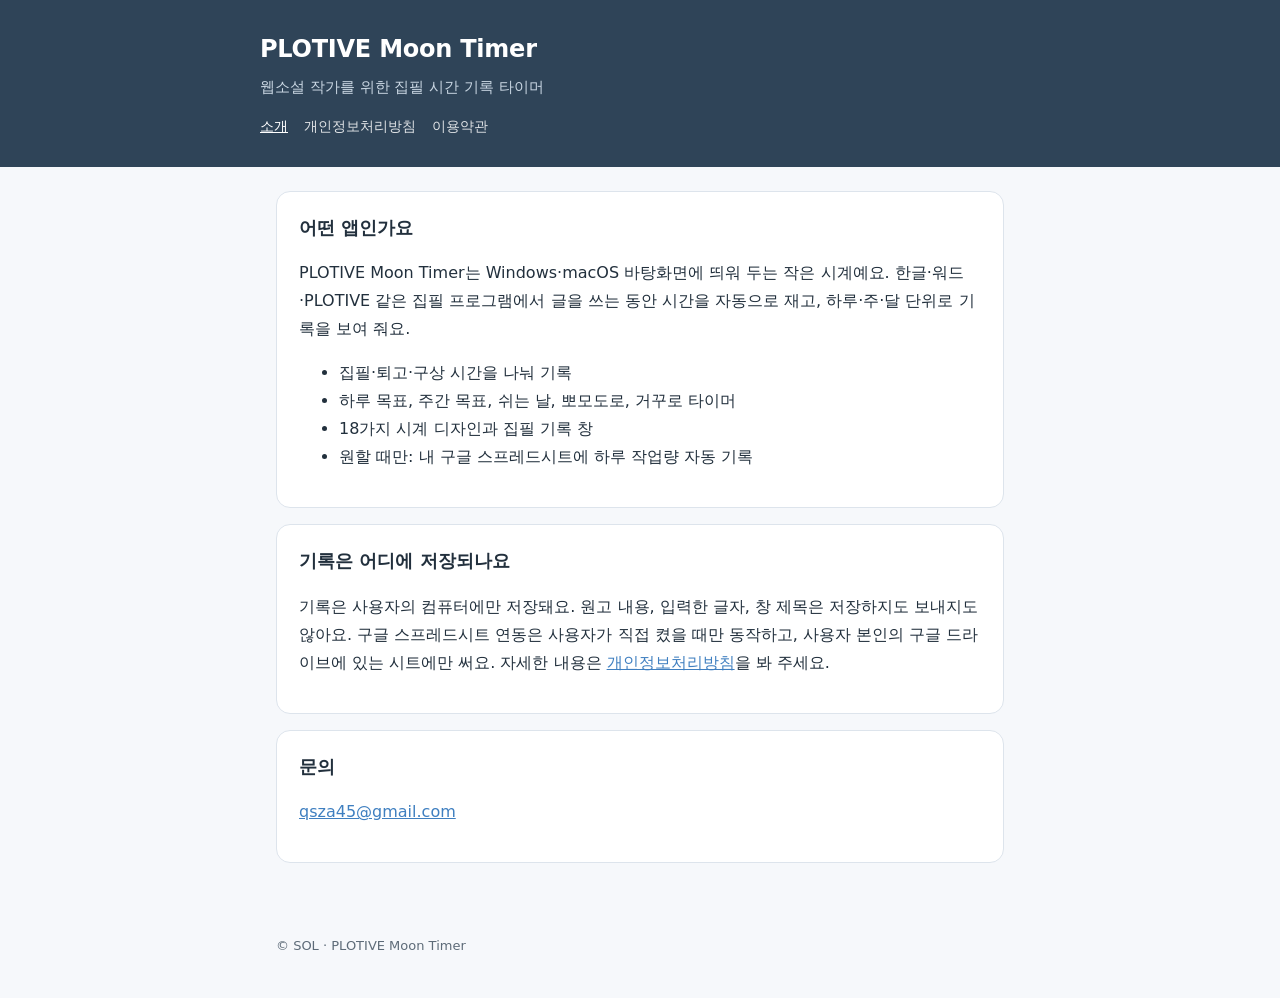
<file: index.html>
<!doctype html>
<html lang="ko"><head><meta charset="utf-8"><meta name="viewport" content="width=device-width,initial-scale=1"><title>SOL</title><meta http-equiv="refresh" content="0; url=moon-timer/"></head>
<body><a href="moon-timer/">PLOTIVE Moon Timer</a></body></html>
</file>
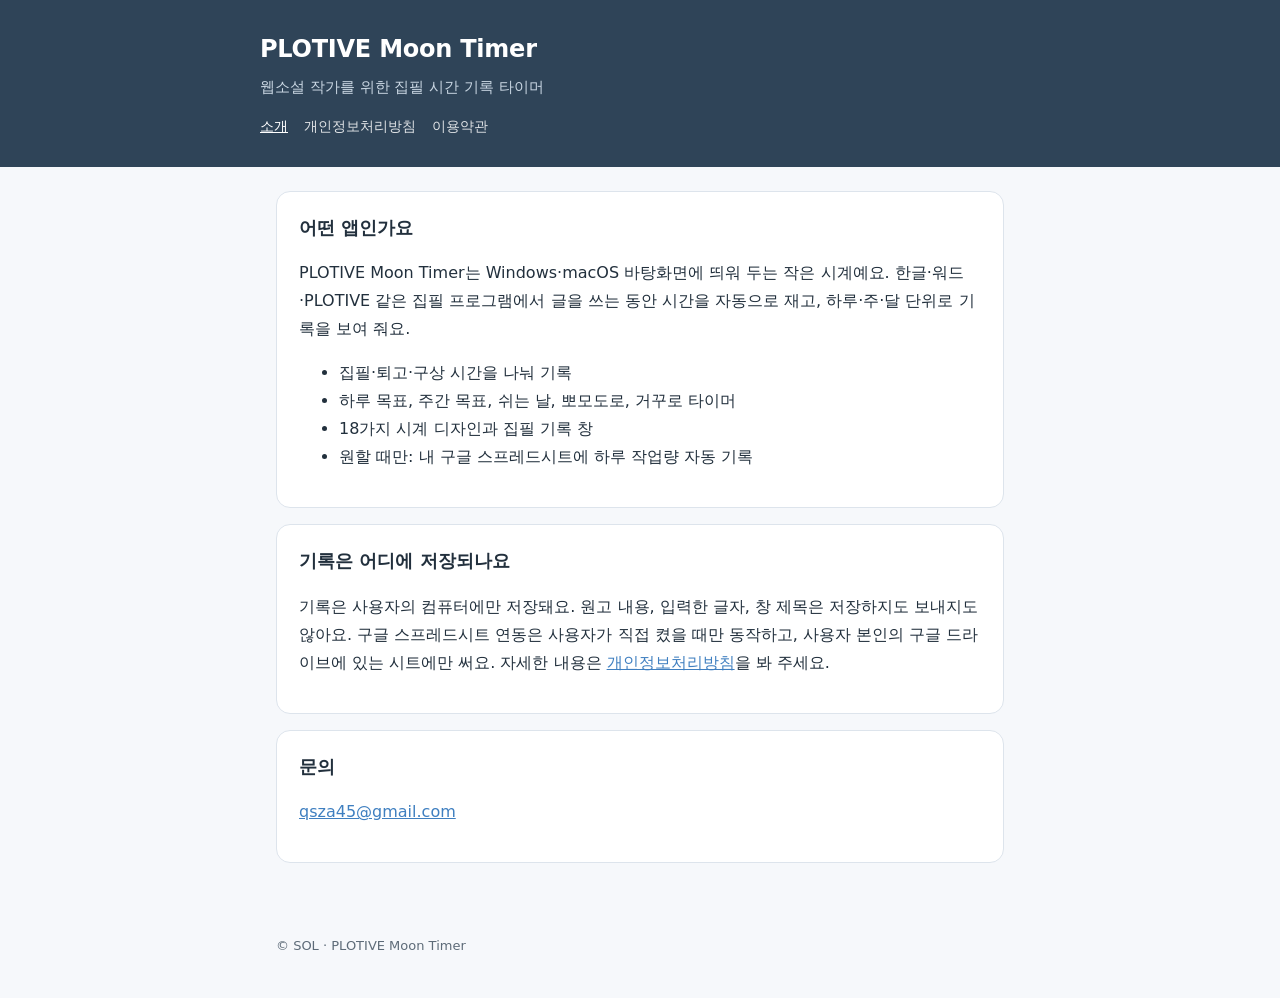
<file: moon-timer/index.html>
<!doctype html>
<html lang="ko">
<head>
<meta charset="utf-8">
<meta name="viewport" content="width=device-width,initial-scale=1">
<title>PLOTIVE Moon Timer</title>
<meta name="description" content="웹소설 작가를 위한 집필 시간 기록 타이머">
<link rel="stylesheet" href="style.css">
</head>
<body>
<header><div class="wrap">
<h1>PLOTIVE Moon Timer</h1>
<p>웹소설 작가를 위한 집필 시간 기록 타이머</p>
<nav><a href="./" aria-current="page">소개</a><a href="privacy.html">개인정보처리방침</a><a href="terms.html">이용약관</a></nav>
</div></header>
<main>
<section>
<h2>어떤 앱인가요</h2>
<p>PLOTIVE Moon Timer는 Windows·macOS 바탕화면에 띄워 두는 작은 시계예요. 한글·워드·PLOTIVE 같은 집필 프로그램에서 글을 쓰는 동안 시간을 자동으로 재고, 하루·주·달 단위로 기록을 보여 줘요.</p>
<ul>
<li>집필·퇴고·구상 시간을 나눠 기록</li>
<li>하루 목표, 주간 목표, 쉬는 날, 뽀모도로, 거꾸로 타이머</li>
<li>18가지 시계 디자인과 집필 기록 창</li>
<li>원할 때만: 내 구글 스프레드시트에 하루 작업량 자동 기록</li>
</ul>
</section>
<section>
<h2>기록은 어디에 저장되나요</h2>
<p>기록은 사용자의 컴퓨터에만 저장돼요. 원고 내용, 입력한 글자, 창 제목은 저장하지도 보내지도 않아요. 구글 스프레드시트 연동은 사용자가 직접 켰을 때만 동작하고, 사용자 본인의 구글 드라이브에 있는 시트에만 써요. 자세한 내용은 <a href="privacy.html">개인정보처리방침</a>을 봐 주세요.</p>
</section>
<section>
<h2>문의</h2>
<p><a href="mailto:qsza45@gmail.com">qsza45@gmail.com</a></p>
</section>
</main>
<footer>© SOL · PLOTIVE Moon Timer</footer>
</body>
</html>
</file>
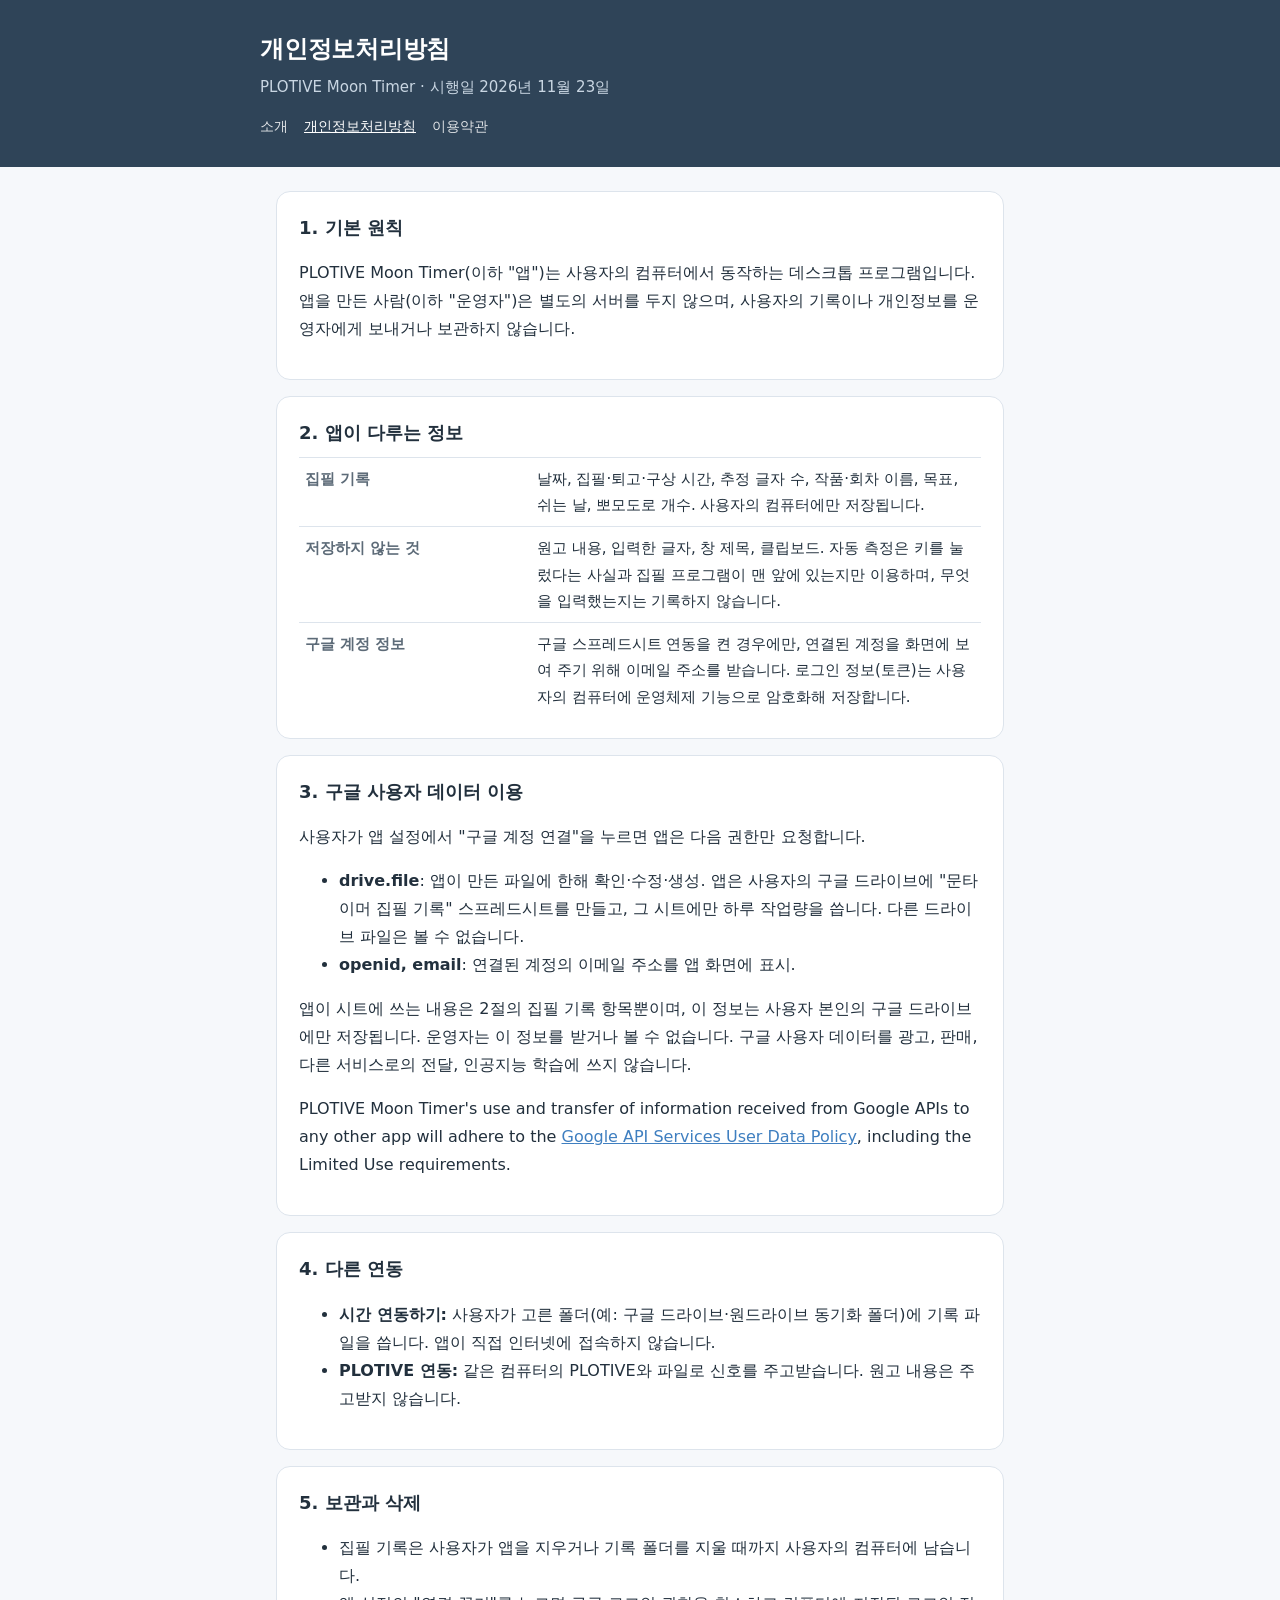
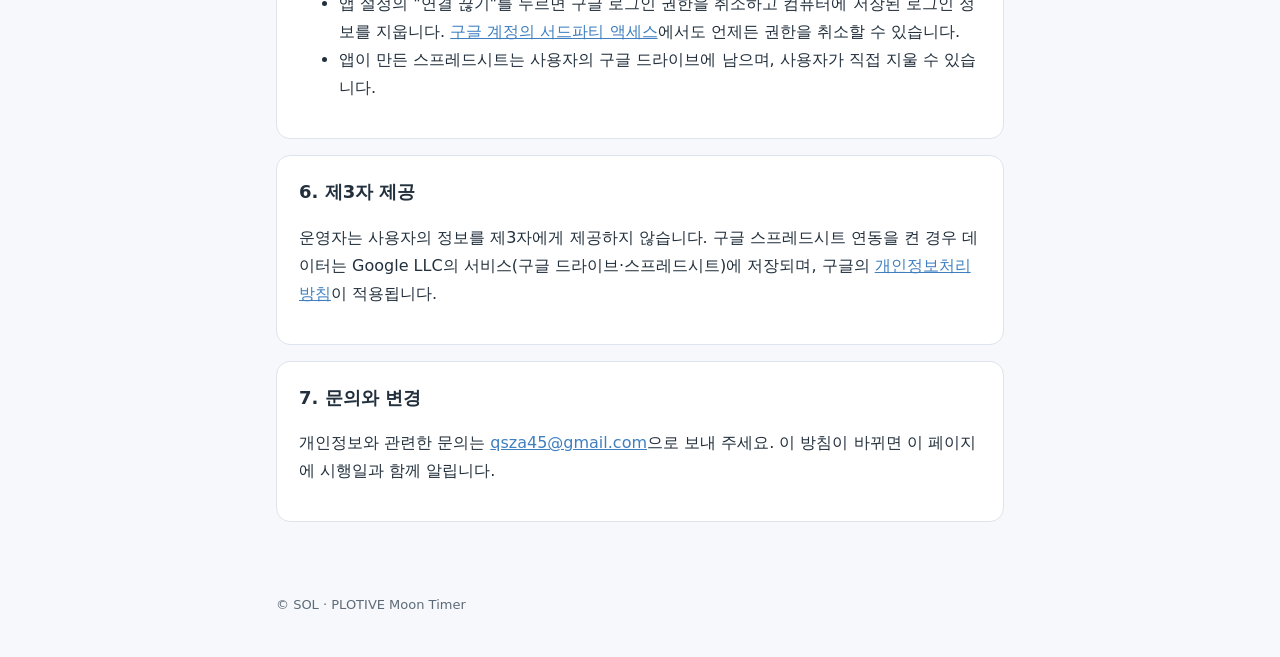
<file: moon-timer/privacy.html>
<!doctype html>
<html lang="ko">
<head>
<meta charset="utf-8">
<meta name="viewport" content="width=device-width,initial-scale=1">
<title>개인정보처리방침 · PLOTIVE Moon Timer</title>
<link rel="stylesheet" href="style.css">
</head>
<body>
<header><div class="wrap">
<h1>개인정보처리방침</h1>
<p>PLOTIVE Moon Timer · 시행일 2026년 11월 23일</p>
<nav><a href="./">소개</a><a href="privacy.html" aria-current="page">개인정보처리방침</a><a href="terms.html">이용약관</a></nav>
</div></header>
<main>
<section>
<h2>1. 기본 원칙</h2>
<p>PLOTIVE Moon Timer(이하 "앱")는 사용자의 컴퓨터에서 동작하는 데스크톱 프로그램입니다. 앱을 만든 사람(이하 "운영자")은 별도의 서버를 두지 않으며, 사용자의 기록이나 개인정보를 운영자에게 보내거나 보관하지 않습니다.</p>
</section>
<section>
<h2>2. 앱이 다루는 정보</h2>
<table>
<tr><th>집필 기록</th><td>날짜, 집필·퇴고·구상 시간, 추정 글자 수, 작품·회차 이름, 목표, 쉬는 날, 뽀모도로 개수. 사용자의 컴퓨터에만 저장됩니다.</td></tr>
<tr><th>저장하지 않는 것</th><td>원고 내용, 입력한 글자, 창 제목, 클립보드. 자동 측정은 키를 눌렀다는 사실과 집필 프로그램이 맨 앞에 있는지만 이용하며, 무엇을 입력했는지는 기록하지 않습니다.</td></tr>
<tr><th>구글 계정 정보</th><td>구글 스프레드시트 연동을 켠 경우에만, 연결된 계정을 화면에 보여 주기 위해 이메일 주소를 받습니다. 로그인 정보(토큰)는 사용자의 컴퓨터에 운영체제 기능으로 암호화해 저장합니다.</td></tr>
</table>
</section>
<section>
<h2>3. 구글 사용자 데이터 이용</h2>
<p>사용자가 앱 설정에서 "구글 계정 연결"을 누르면 앱은 다음 권한만 요청합니다.</p>
<ul>
<li><b>drive.file</b>: 앱이 만든 파일에 한해 확인·수정·생성. 앱은 사용자의 구글 드라이브에 "문타이머 집필 기록" 스프레드시트를 만들고, 그 시트에만 하루 작업량을 씁니다. 다른 드라이브 파일은 볼 수 없습니다.</li>
<li><b>openid, email</b>: 연결된 계정의 이메일 주소를 앱 화면에 표시.</li>
</ul>
<p>앱이 시트에 쓰는 내용은 2절의 집필 기록 항목뿐이며, 이 정보는 사용자 본인의 구글 드라이브에만 저장됩니다. 운영자는 이 정보를 받거나 볼 수 없습니다. 구글 사용자 데이터를 광고, 판매, 다른 서비스로의 전달, 인공지능 학습에 쓰지 않습니다.</p>
<p>PLOTIVE Moon Timer's use and transfer of information received from Google APIs to any other app will adhere to the <a href="https://developers.google.com/terms/api-services-user-data-policy">Google API Services User Data Policy</a>, including the Limited Use requirements.</p>
</section>
<section>
<h2>4. 다른 연동</h2>
<ul>
<li><b>시간 연동하기:</b> 사용자가 고른 폴더(예: 구글 드라이브·원드라이브 동기화 폴더)에 기록 파일을 씁니다. 앱이 직접 인터넷에 접속하지 않습니다.</li>
<li><b>PLOTIVE 연동:</b> 같은 컴퓨터의 PLOTIVE와 파일로 신호를 주고받습니다. 원고 내용은 주고받지 않습니다.</li>
</ul>
</section>
<section>
<h2>5. 보관과 삭제</h2>
<ul>
<li>집필 기록은 사용자가 앱을 지우거나 기록 폴더를 지울 때까지 사용자의 컴퓨터에 남습니다.</li>
<li>앱 설정의 "연결 끊기"를 누르면 구글 로그인 권한을 취소하고 컴퓨터에 저장된 로그인 정보를 지웁니다. <a href="https://myaccount.google.com/permissions">구글 계정의 서드파티 액세스</a>에서도 언제든 권한을 취소할 수 있습니다.</li>
<li>앱이 만든 스프레드시트는 사용자의 구글 드라이브에 남으며, 사용자가 직접 지울 수 있습니다.</li>
</ul>
</section>
<section>
<h2>6. 제3자 제공</h2>
<p>운영자는 사용자의 정보를 제3자에게 제공하지 않습니다. 구글 스프레드시트 연동을 켠 경우 데이터는 Google LLC의 서비스(구글 드라이브·스프레드시트)에 저장되며, 구글의 <a href="https://policies.google.com/privacy">개인정보처리방침</a>이 적용됩니다.</p>
</section>
<section>
<h2>7. 문의와 변경</h2>
<p>개인정보와 관련한 문의는 <a href="mailto:qsza45@gmail.com">qsza45@gmail.com</a>으로 보내 주세요. 이 방침이 바뀌면 이 페이지에 시행일과 함께 알립니다.</p>
</section>
</main>
<footer>© SOL · PLOTIVE Moon Timer</footer>
</body>
</html>
</file>
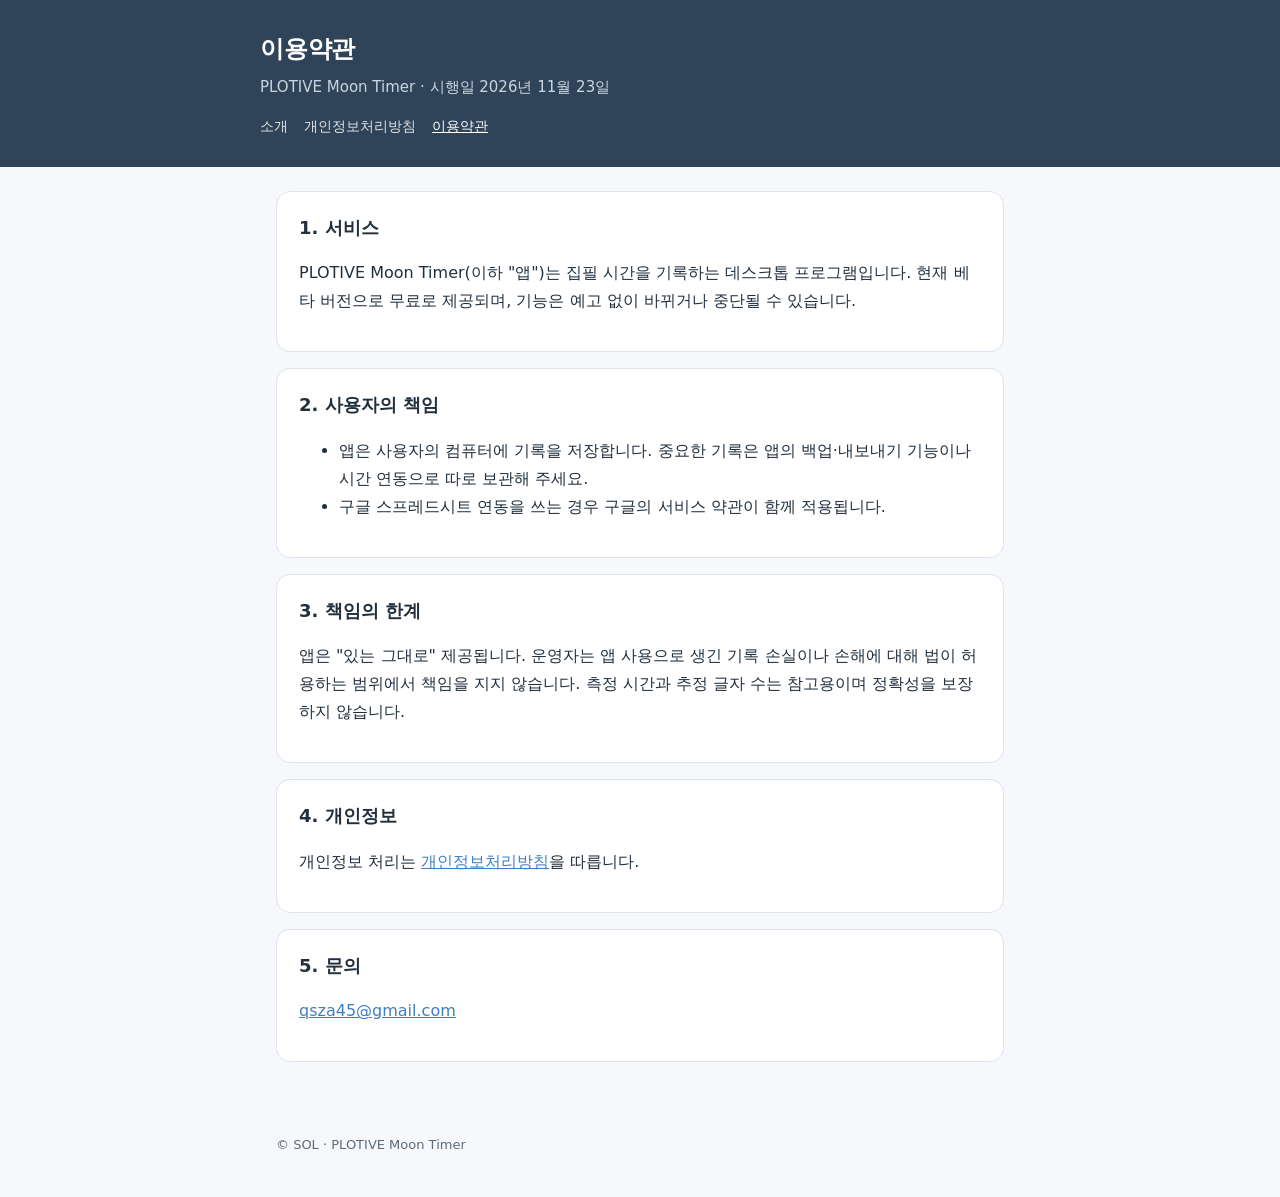
<file: moon-timer/terms.html>
<!doctype html>
<html lang="ko">
<head>
<meta charset="utf-8">
<meta name="viewport" content="width=device-width,initial-scale=1">
<title>이용약관 · PLOTIVE Moon Timer</title>
<link rel="stylesheet" href="style.css">
</head>
<body>
<header><div class="wrap">
<h1>이용약관</h1>
<p>PLOTIVE Moon Timer · 시행일 2026년 11월 23일</p>
<nav><a href="./">소개</a><a href="privacy.html">개인정보처리방침</a><a href="terms.html" aria-current="page">이용약관</a></nav>
</div></header>
<main>
<section>
<h2>1. 서비스</h2>
<p>PLOTIVE Moon Timer(이하 "앱")는 집필 시간을 기록하는 데스크톱 프로그램입니다. 현재 베타 버전으로 무료로 제공되며, 기능은 예고 없이 바뀌거나 중단될 수 있습니다.</p>
</section>
<section>
<h2>2. 사용자의 책임</h2>
<ul>
<li>앱은 사용자의 컴퓨터에 기록을 저장합니다. 중요한 기록은 앱의 백업·내보내기 기능이나 시간 연동으로 따로 보관해 주세요.</li>
<li>구글 스프레드시트 연동을 쓰는 경우 구글의 서비스 약관이 함께 적용됩니다.</li>
</ul>
</section>
<section>
<h2>3. 책임의 한계</h2>
<p>앱은 "있는 그대로" 제공됩니다. 운영자는 앱 사용으로 생긴 기록 손실이나 손해에 대해 법이 허용하는 범위에서 책임을 지지 않습니다. 측정 시간과 추정 글자 수는 참고용이며 정확성을 보장하지 않습니다.</p>
</section>
<section>
<h2>4. 개인정보</h2>
<p>개인정보 처리는 <a href="privacy.html">개인정보처리방침</a>을 따릅니다.</p>
</section>
<section>
<h2>5. 문의</h2>
<p><a href="mailto:qsza45@gmail.com">qsza45@gmail.com</a></p>
</section>
</main>
<footer>© SOL · PLOTIVE Moon Timer</footer>
</body>
</html>
</file>
<file: moon-timer/style.css>
:root{--bg:#f6f8fb;--card:#ffffff;--ink:#22303d;--muted:#5d6b78;--line:#dde4ec;--accent:#3f7fc0;--navy:#2f4458}
@media (prefers-color-scheme:dark){:root{--bg:#141a21;--card:#1c242d;--ink:#e6edf3;--muted:#9aa8b5;--line:#2c3742;--accent:#7fb3e6;--navy:#0f1720}}
*{box-sizing:border-box}
body{margin:0;background:var(--bg);color:var(--ink);font:16px/1.75 "Pretendard","Apple SD Gothic Neo","Malgun Gothic",system-ui,sans-serif}
header{background:var(--navy);color:#fff;padding:28px 16px}
header .wrap,main{max-width:760px;margin:0 auto}
header h1{margin:0;font-size:24px;letter-spacing:-.01em}
header p{margin:4px 0 0;color:#c9d6e2;font-size:15px}
nav{margin-top:14px;display:flex;gap:16px;flex-wrap:wrap}
nav a{color:#fff;opacity:.85;text-decoration:none;font-size:14px}
nav a:hover,nav a[aria-current]{opacity:1;text-decoration:underline}
main{padding:24px 16px 56px}
section{background:var(--card);border:1px solid var(--line);border-radius:14px;padding:20px 22px;margin:0 0 16px}
h2{font-size:18px;margin:0 0 8px}
h3{font-size:16px;margin:16px 0 4px}
p,li{color:var(--ink)}
.muted{color:var(--muted);font-size:14px}
a{color:var(--accent)}
table{border-collapse:collapse;width:100%;font-size:15px}
th,td{border-top:1px solid var(--line);padding:8px 6px;text-align:left;vertical-align:top}
th{width:34%;color:var(--muted);font-weight:600}
footer{max-width:760px;margin:0 auto;padding:0 16px 40px;color:var(--muted);font-size:13px}
</file>
